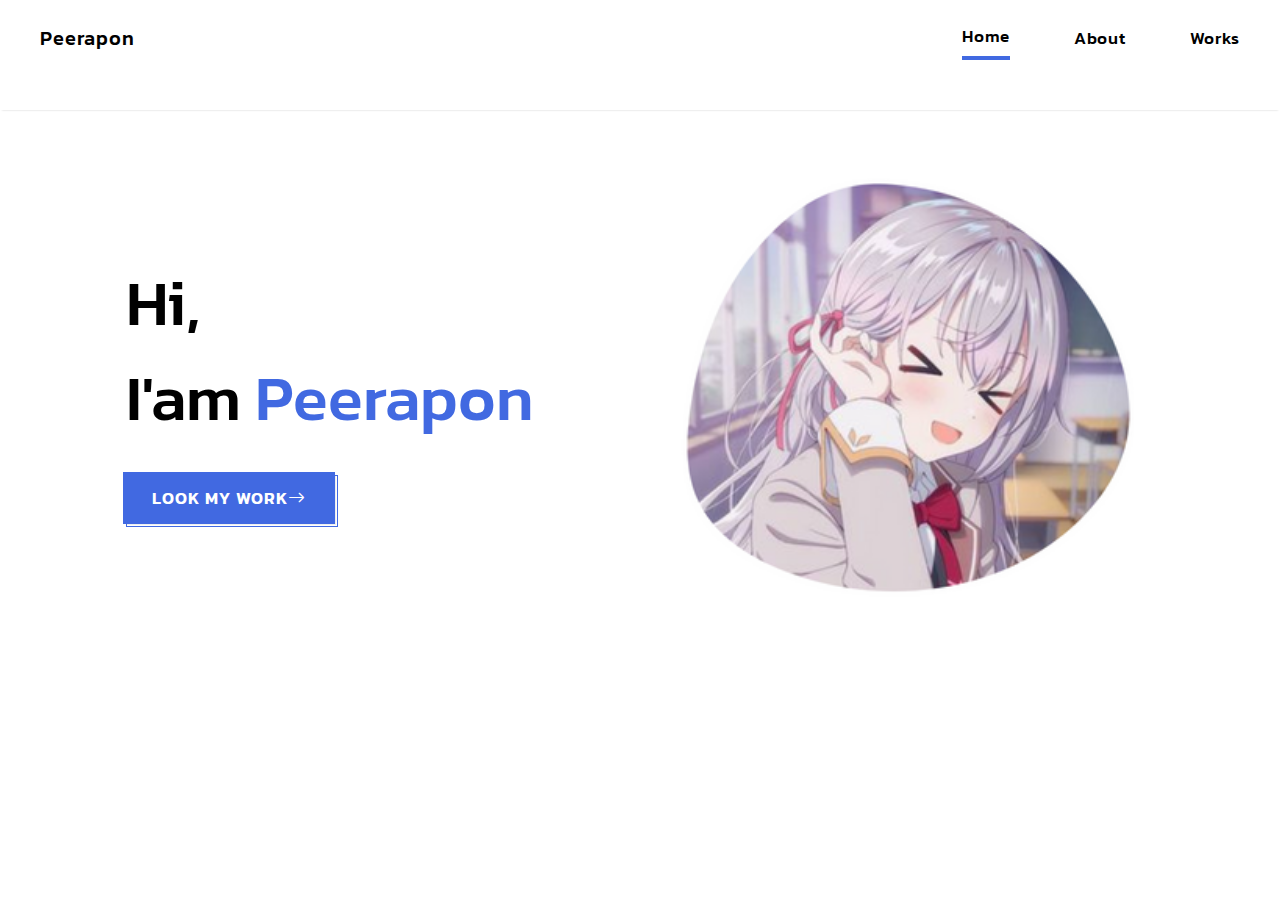
<file: index.html>
<!DOCTYPE html>
<html lang="en">
<head>
    <meta charset="UTF-8">
    <meta name="viewport" content="width=device-width, initial-scale=1.0">
    <link rel="icon" href="./bg.png">
    <title>Peerapon - Portfolio</title>
    <link rel="stylesheet" href="./style.css">
    <link rel="stylesheet" href="https://cdn.jsdelivr.net/npm/bootstrap-icons@1.11.2/font/bootstrap-icons.min.css">
</head>
<body>
    <div class="header">
        <div class="container h-con">
            <div class="logo">
                <p>Peerapon</p>
            </div>
            <ul>
                <li class="selected"><a href="#">Home</a></li>
                <li><a href="#">About</a></li>
                <li><a href="./work.html">Works</a></li>
            </ul>
        </div>
    </div>
    <div class="main">
        <div class="container m-con">
            <div class="m-text">
                <div class="text">
                    <p>Hi,<br>I'am <span class="peerapon">Peerapon</span></p>
                    <a href="./work.html">
                        <button class="m-btn">
                            <span class="btn-text">Look my work <i class="bi bi-arrow-right"></i> </span>
                            <span class="outline"></span>
                        </button>
                    </a>
                </div>
            </div>
            <div class="m-img">
                <img src="./bg.png" alt="profile-image">
            </div>
        </div>
    </div>
</body>
</html>
</file>
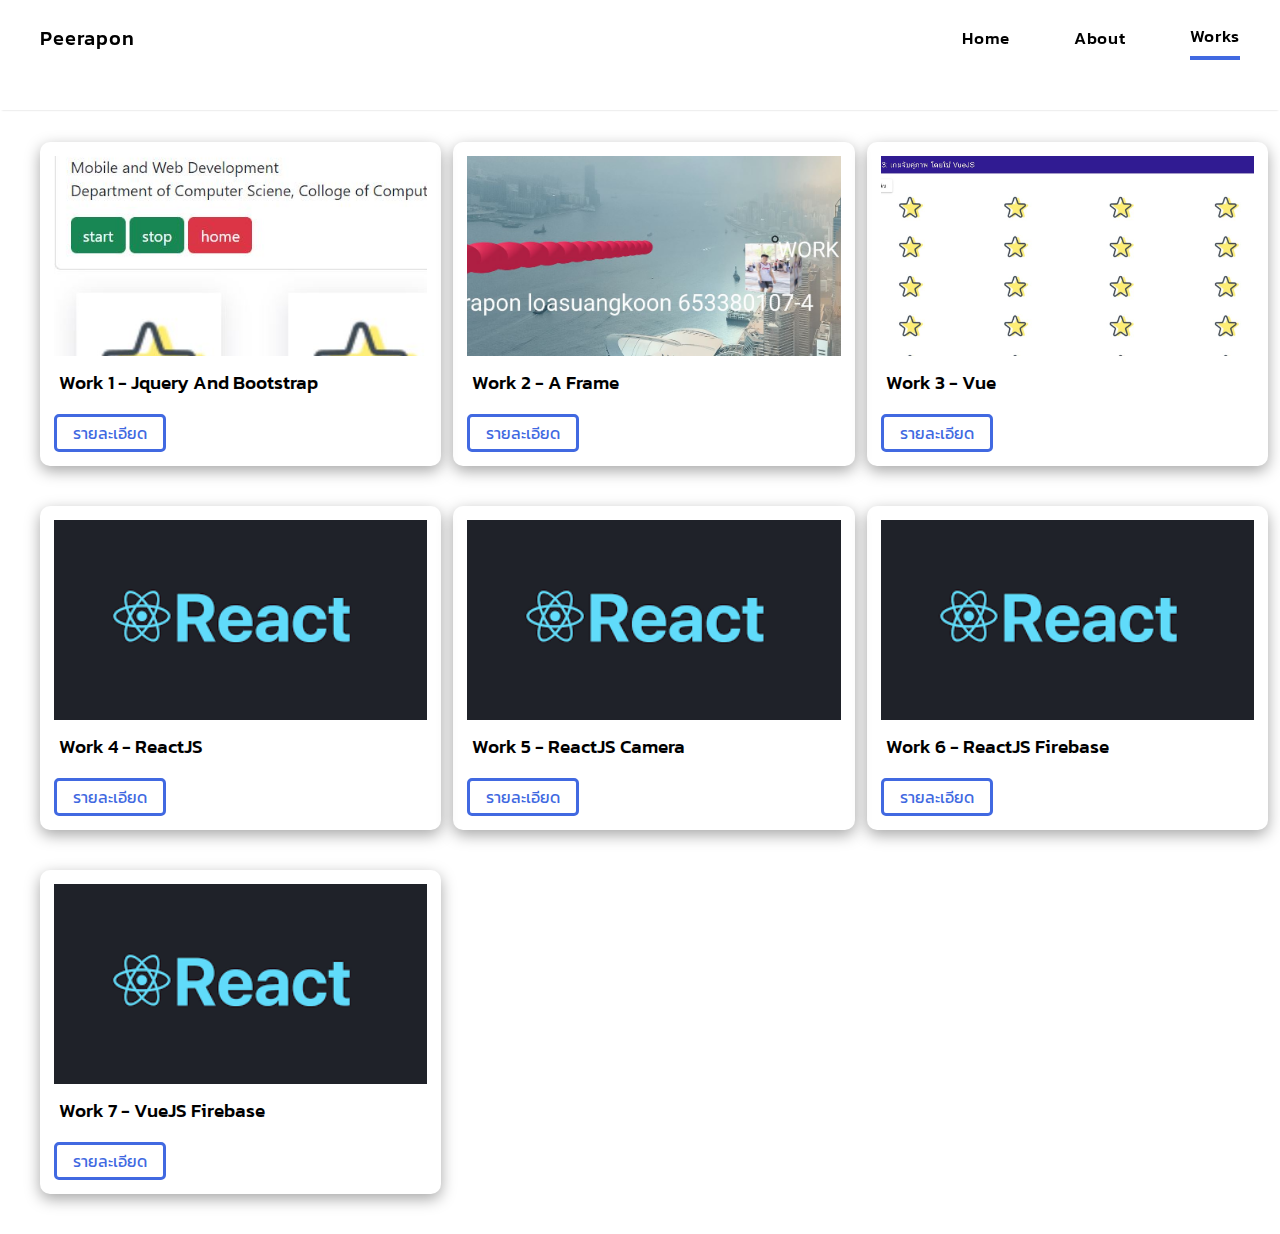
<file: work.html>
<!DOCTYPE html>
<html lang="en">
<head>
    <meta charset="UTF-8">
    <meta name="viewport" content="width=device-width, initial-scale=1.0">
    <link rel="icon" href="./bg.png">
    <title>Peerapon - Portfolio</title>
    <link rel="stylesheet" href="./style.css">
</head>
<body>
    <div class="header">
        <div class="container h-con">
            <div class="logo">
                <p>Peerapon</p>
            </div>
            <ul>
                <li><a href="./index.html">Home</a></li>
                <li><a href="#">About</a></li>
                <li class="selected"><a href="./work.html">Works</a></li>
            </ul>
        </div>
    </div>
    <div class="main">
        <div class="container w-con">
            <div class="card item">
                <div class="img">
                    <img src="./image/blog1.JPG" alt="blog1">
                </div>
                <div class="card-body">
                    <p>Work 1 - Jquery And Bootstrap</p>
                    <a href="./work1/Ass01.html" class="btn-card">รายละเอียด</a>
                </div>
            </div>
            <div class="card item">
                <div class="img">
                    <img src="./image/blog2.JPG" alt="blog2">
                </div>
                <div  class="card-body">
                    <p>Work 2 - A Frame</p>
                    <a href="./work2/work2.html" class="btn-card">รายละเอียด</a>
                </div>
            </div>
            <div class="card item">
                <div class="img">
                    <img src="./image/blog3.JPG" alt="blog2">
                </div>
                <div  class="card-body">
                    <p>Work 3 - Vue</p>
                    <a href="./work3/index.html" class="btn-card">รายละเอียด</a>
                </div>
            </div>

            <div class="card item">
                <div class="img">
                    <img src="./image/download.png" alt="blog2">
                </div>
                <div  class="card-body">
                    <p>Work 4 - ReactJS</p>
                    <a href="./work4/work4.html" class="btn-card">รายละเอียด</a>
                </div>
            </div>

            <div class="card item">
                <div class="img">
                    <img src="./image/download.png" alt="blog2">
                </div>
                <div  class="card-body">
                    <p>Work 5 - ReactJS Camera</p>
                    <a href="./work5/work5.html" class="btn-card">รายละเอียด</a>
                </div>
            </div>
            <div class="card item">
                <div class="img">
                    <img src="./image/download.png" alt="blog2">
                </div>
                <div  class="card-body">
                    <p>Work 6 - ReactJS Firebase</p>
                    <a href="./work6/work6.html" class="btn-card">รายละเอียด</a>
                </div>
            </div>
            <div class="card item">
                <div class="img">
                    <img src="./image/download.png" alt="blog2">
                </div>
                <div  class="card-body">
                    <p>Work 7 - VueJS Firebase</p>
                    <a href="./work6_vue/work6_vue.html" class="btn-card">รายละเอียด</a>
                </div>
            </div>
        </div>
    </div>
</body>
</html>
</file>
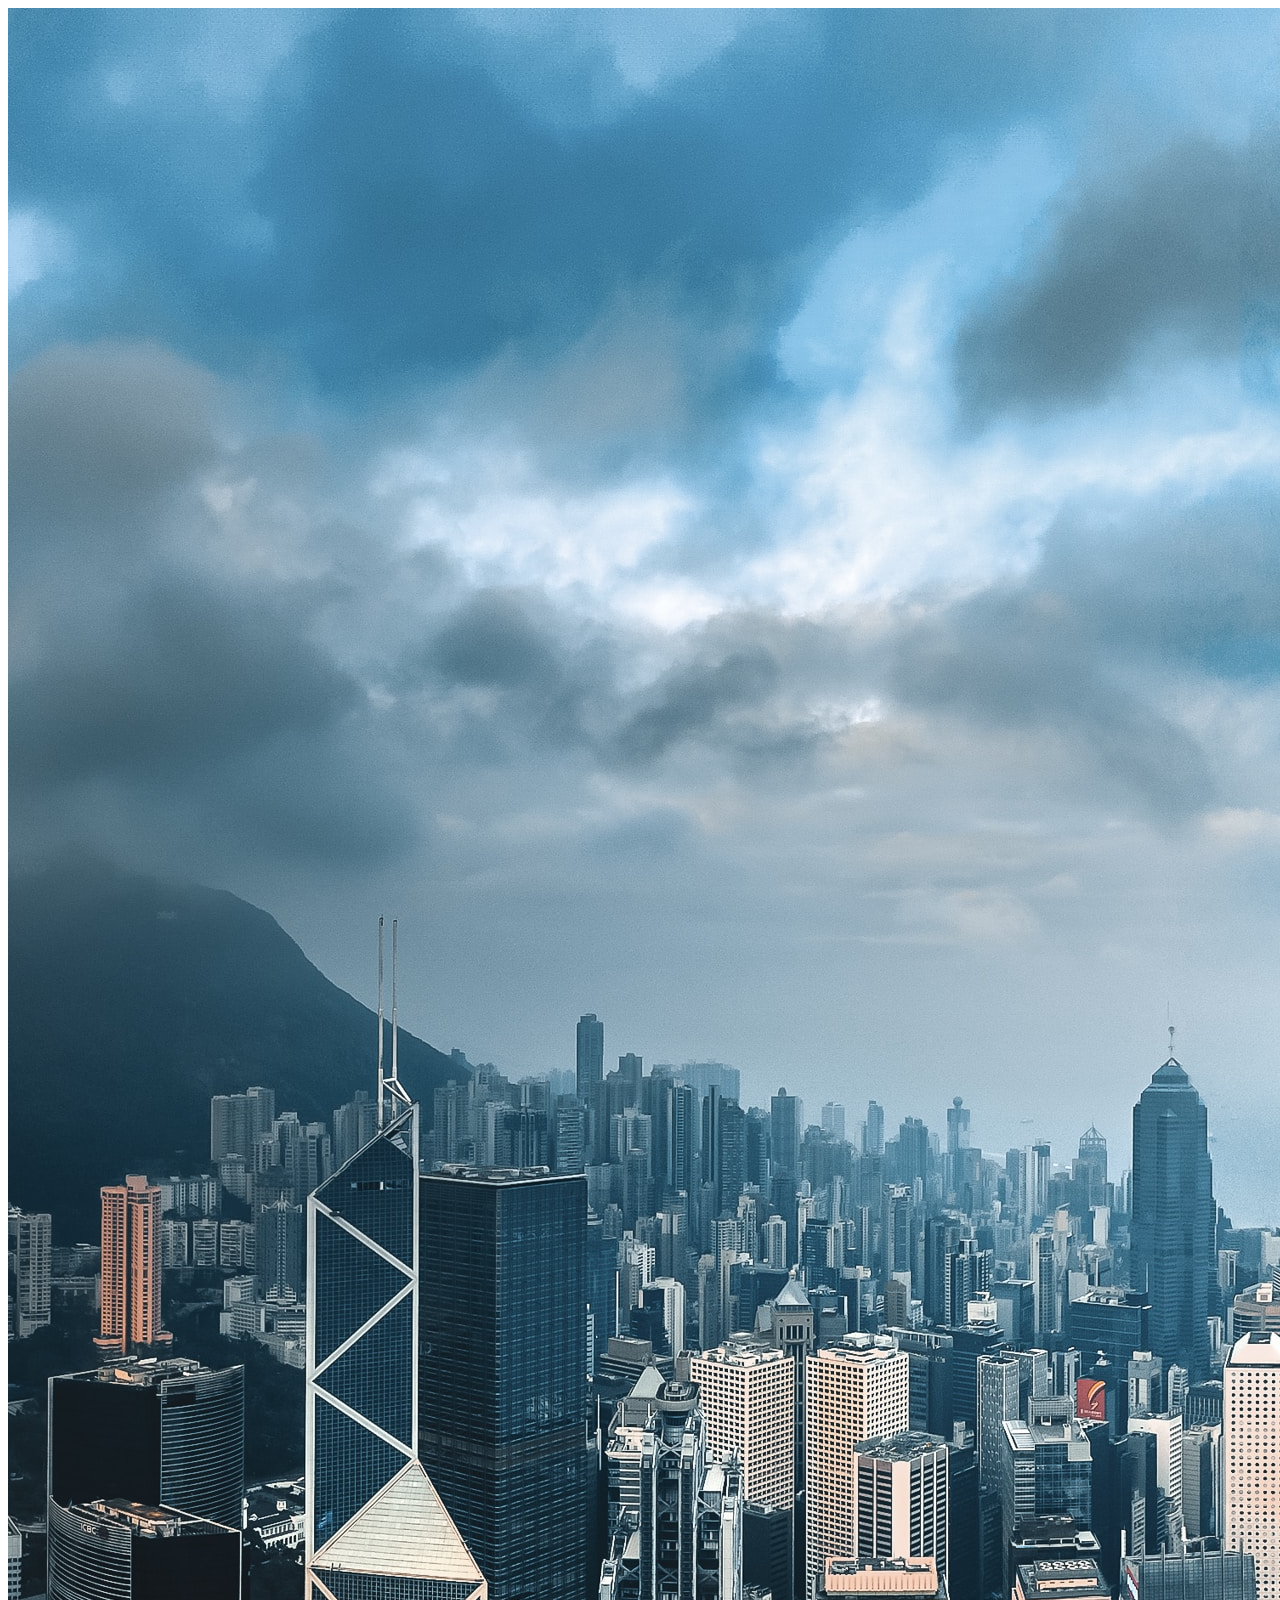
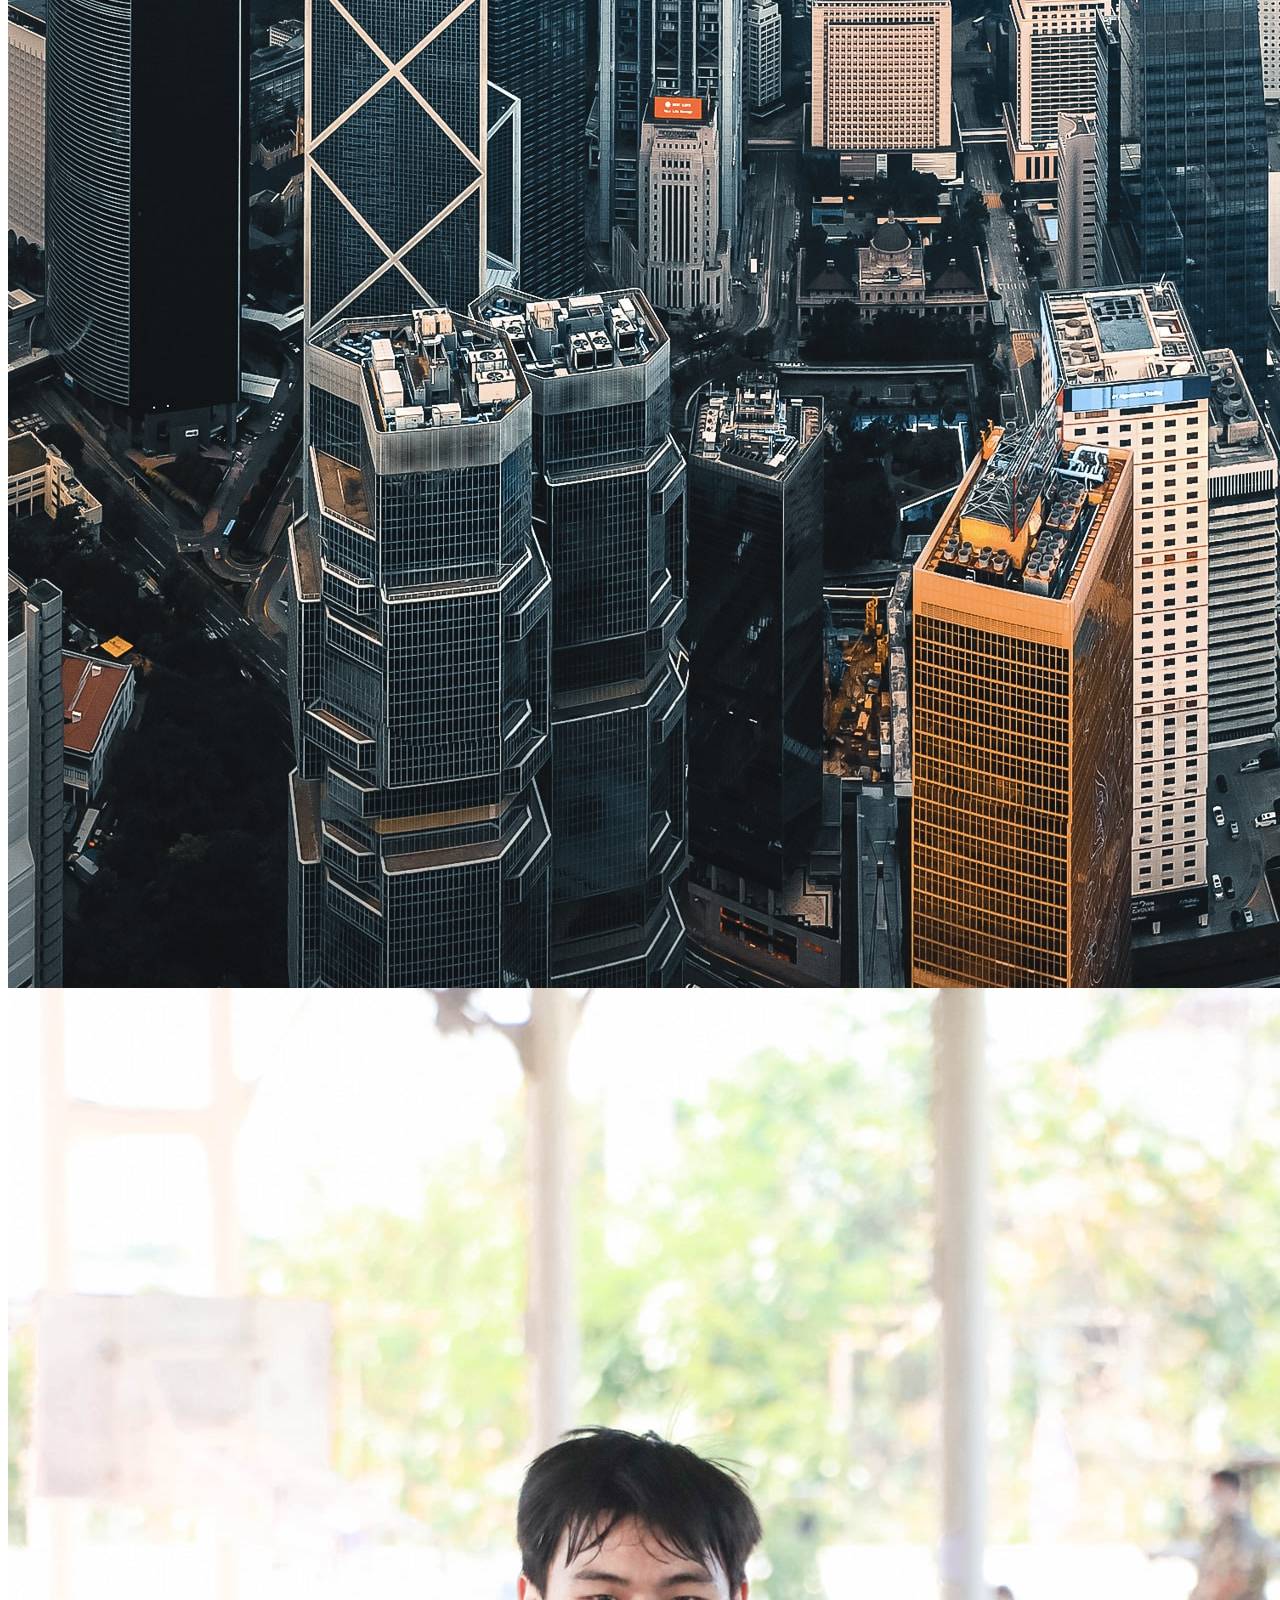
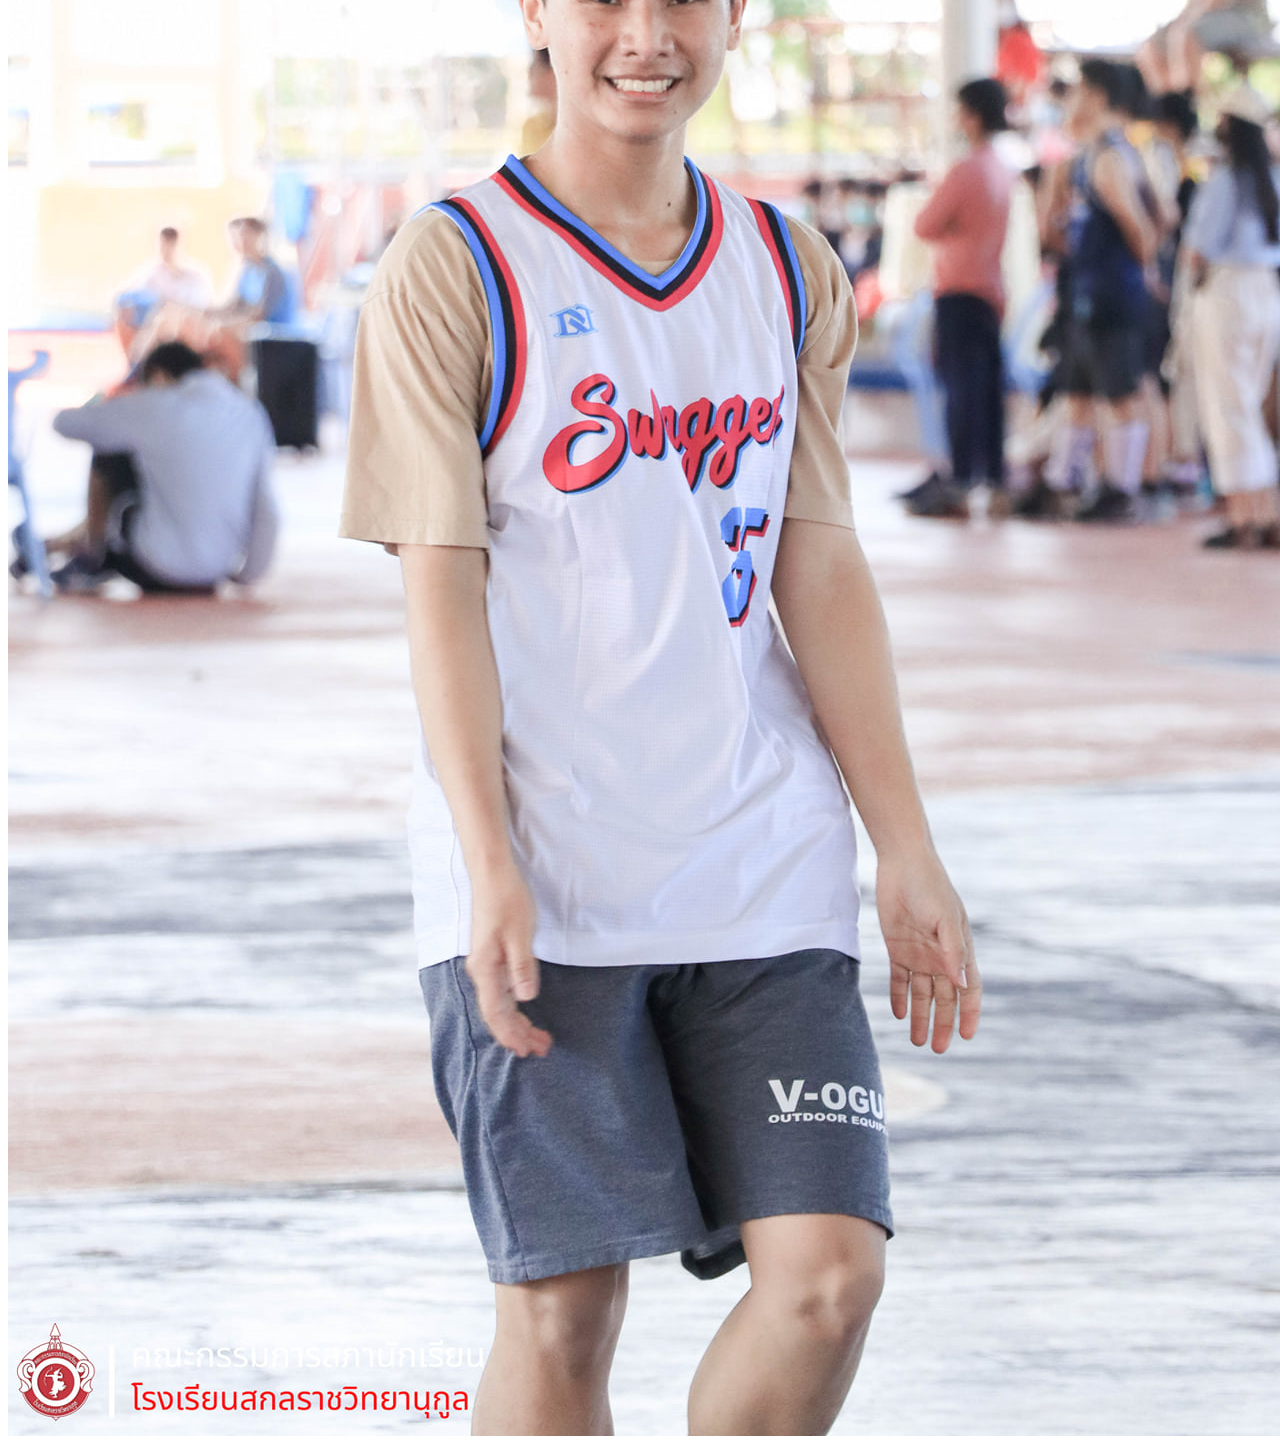
<file: work2/work1.html>
<html>
  <head>
    <script src="https://aframe.io/releases/1.5.0/aframe.min.js"></script>
  </head>
  <body>
    <a-scene>
      <a-assets>
        <img id="room" src="./bg_tower.jpg">
        <img id="man"  src="./kuy.jpg">

      </a-assets>
      
      <a-text value="WORK 2" position="0 -5 -2.2" animation="property: position; to: 0 1.5 -2.2; dur: 2000; easing: linear; loop: false"></a-text>
      <a-text value="Peerapon loasuangkoon 653380107-4" position="-5 1 -2"
      animation="property: position; to: -1 1 -2.2; dur: 8000; easing: linear; loop: ture"
      ></a-text>

      <a-sky color="#ECFFFF" src="#room" radius="40"></a-sky>
      <a-camera>
        <a-cursor></a-cursor>
      </a-camera>
      <a-box position="0 0 0" 
         width="1" height="1"
         animation="property: position; to: 0 1 -5; dur: 2000; easing: linear" 
         animation__2="property: rotation;; to: 0 360 0; dur: 5000; loop: true;" 
         src="#man"
         ></a-box>
        <a-sphere position="-15 1 -10" radius="0.5" color="#EF2D5E" animation="property: position; to: 2 1 1; dur: 10000; easing: linear; loop: true;"
        animation__2="property: rotation; to: 0 90 90; dur: 500; loop: true;"></a-sphere> 
        <a-sphere position="-15 1 -11" radius="0.5" color="#EF2D5E" animation="property: position; to: 2 1 1; dur: 10000; easing: linear; loop: true;"
        animation__2="property: rotation; to: 0 90 90; dur: 500; loop: true;"></a-sphere>  
        <a-sphere position="-15 1 -12" radius="0.5" color="#EF2D5E" animation="property: position; to: 2 1 1; dur: 10000; easing: linear; loop: true;"
        animation__2="property: rotation; to: 0 90 90; dur: 500; loop: true;"></a-sphere>  
        <a-sphere position="-15 1 -13" radius="0.5" color="#EF2D5E" animation="property: position; to: 2 1 1; dur: 10000; easing: linear; loop: true;"
        animation__2="property: rotation; to: 0 90 90; dur: 500; loop: true;"></a-sphere>  
        <a-sphere position="-15 1 -14" radius="0.5" color="#EF2D5E" animation="property: position; to: 2 1 1; dur: 10000; easing: linear; loop: true;"
        animation__2="property: rotation; to: 0 90 90; dur: 500; loop: true;"></a-sphere>  
        <a-sphere position="-15 1 -15" radius="0.5" color="#EF2D5E" animation="property: position; to: 2 1 1; dur: 10000; easing: linear; loop: true;"
        animation__2="property: rotation; to: 0 90 90; dur: 500; loop: true;"></a-sphere>  
        <a-sphere position="-15 1 -16" radius="0.5" color="#EF2D5E" animation="property: position; to: 2 1 1; dur: 10000; easing: linear; loop: true;"
        animation__2="property: rotation; to: 0 90 90; dur: 500; loop: true;"></a-sphere>  
        <a-sphere position="-15 1 -17" radius="0.5" color="#EF2D5E" animation="property: position; to: 2 1 1; dur: 10000; easing: linear; loop: true;"
        animation__2="property: rotation; to: 0 90 90; dur: 500; loop: true;"></a-sphere>  
        <a-sphere position="-15 1 -18" radius="0.5" color="#EF2D5E" animation="property: position; to: 2 1 1; dur: 10000; easing: linear; loop: true;"
        animation__2="property: rotation; to: 0 90 90; dur: 500; loop: true;"></a-sphere>  
        <a-sphere position="-15 1 -19" radius="0.5" color="#EF2D5E" animation="property: position; to: 2 1 1; dur: 10000; easing: linear; loop: true;"
        animation__2="property: rotation; to: 0 90 90; dur: 500; loop: true;"></a-sphere>  
        <a-sphere position="-15 1 -20" radius="0.5" color="#EF2D5E" animation="property: position; to: 2 1 1; dur: 10000; easing: linear; loop: true;"
        animation__2="property: rotation; to: 0 90 90; dur: 500; loop: true;"></a-sphere>  
        <a-sphere position="-15 1 -21" radius="0.5" color="#EF2D5E" animation="property: position; to: 2 1 1; dur: 10000; easing: linear; loop: true;"
        animation__2="property: rotation; to: 0 90 90; dur: 500; loop: true;"></a-sphere>  
        <a-sphere position="-15 1 -22" radius="0.5" color="#EF2D5E" animation="property: position; to: 2 1 1; dur: 10000; easing: linear; loop: true;"
        animation__2="property: rotation; to: 0 90 90; dur: 500; loop: true;"></a-sphere>  
        <a-sphere position="-15 1 -23" radius="0.5" color="#EF2D5E" animation="property: position; to: 2 1 1; dur: 10000; easing: linear; loop: true;"
        animation__2="property: rotation; to: 0 90 90; dur: 500; loop: true;"></a-sphere>  
        <a-sphere position="-15 1 -24" radius="0.5" color="#EF2D5E" animation="property: position; to: 2 1 1; dur: 10000; easing: linear; loop: true;"
        animation__2="property: rotation; to: 0 90 90; dur: 500; loop: true;"></a-sphere>
        
    </a-scene>

  </body>
</html>
</file>
<file: style.css>
@import url('https://fonts.googleapis.com/css2?family=Kanit:ital,wght@0,100;0,200;0,300;0,400;0,500;0,600;0,700;0,800;0,900;1,100;1,200;1,300;1,400;1,500;1,600;1,700;1,800;1,900&display=swap');


*{
    margin: 0;
    font-family: 'Kanit', sans-serif;
}

a{
    text-decoration: none;
    color: black;
}

li a:hover{
    color: royalblue;
}

.container{
    max-width: 1200px;
    margin: 0 auto;
    padding-top: 1rem;
    display: grid;
    grid-template-columns: repeat(3,1fr);
    gap: 40px;
    margin-bottom: 40px;
}

.header{
    box-shadow: 0 2px 2px -2px rgba(0,0,0,.2);
    padding-bottom: 10px;
    position: sticky;
    top: 0;
}

.h-con{
    display: flex;
    align-items: center;
    justify-content: space-between;

}

.h-con ul{
    list-style-type: none;
    padding: 0;
    display: flex;
    gap: 4rem;
    font-size: 17px;
    font-weight: 500;
    letter-spacing: 0.7px;
}

li{
    display: flex;
    align-items: center;
}
li.selected{   
    border-bottom: 4px solid royalblue;
    height: 40px;
}

.logo{
    font-weight: 500;
    font-size: 20px;
    letter-spacing: 1px;
}

/* main */

.main{
    margin-top: 1rem;
}

.m-con{
    display: grid;
    grid-template-columns: repeat(2,1fr);
}
.m-text,.m-img{
    display: flex;
    align-items: center;
    justify-content: space-around;
}
.img{
    height: 200px;
}

img{
    width: 100%;
    height: 100%;
    object-fit: cover;
}

.m-img{
    width: 500px;
    height: 500px;
}

.m-text p{
    font-size:4em;
    font-weight: 500;
}

.m-text span.peerapon{
    color: royalblue;
}


.btn{
    display: inline-block;
    padding: 0.25rem 1.7rem;
    border-radius: 10px;
    font-size: 24px;
    font-weight: 500px;
    background-color:rgb(74, 119, 255);
    color:white;
}

.card{
    border-radius: 10px;
    box-shadow: rgba(0, 0, 0, 0.35) 0px 5px 15px;
    display:inline-block;
    width: 100%;
    padding: 14px;
}

.w-con .card img{
    width: 100%;
}

.w-con .card p{
    font-weight: 500;
    font-size: 19px;
    margin: 5px;
}

.btn-card{
    display: inline-block;
    border: 3px solid royalblue;
    background-color: transparent;
    padding: 0.25rem 1rem;
    margin-top: 5px;
    color: royalblue;
    border-radius: 5px;
}

.btn-card:hover{
    color:white;
    background-color: royalblue;
   
}

.m-btn{
    margin-top: 30px;
    width: 210px;
    height: 50px;
    position: relative;
    border: none;
    cursor: pointer;
}

.btn-text{
    background-color: royalblue;
    border: 1px solid royalblue;
    color: #fff;
    position:absolute;
    width: 100%;
    height: 100%;
    top:0;
    left: 0;
    display: flex;
    justify-content: center;
    align-items: center;
    font-weight: 600;
    letter-spacing: 1px;
    font-size: 17px;
    padding: 0.25 0.5rem;
    text-transform: uppercase;
    transform: translate(-3px,-3px);
    transition: transform 0.3s;
}

.outline{
    width: 100%;
    height: 100%;
    position: absolute;
    top:0;
    left: 0;
    border: 1px solid royalblue;
    padding: 0.25 0.5rem;
}

.m-btn:active .btn-text{
    transform: translate(0,0);
}

.m-btn:hover .btn-text{
    color: #cecece;
}

.card-body p{
    padding-top: 7px;
    padding-bottom: 7px;
}
</file>
